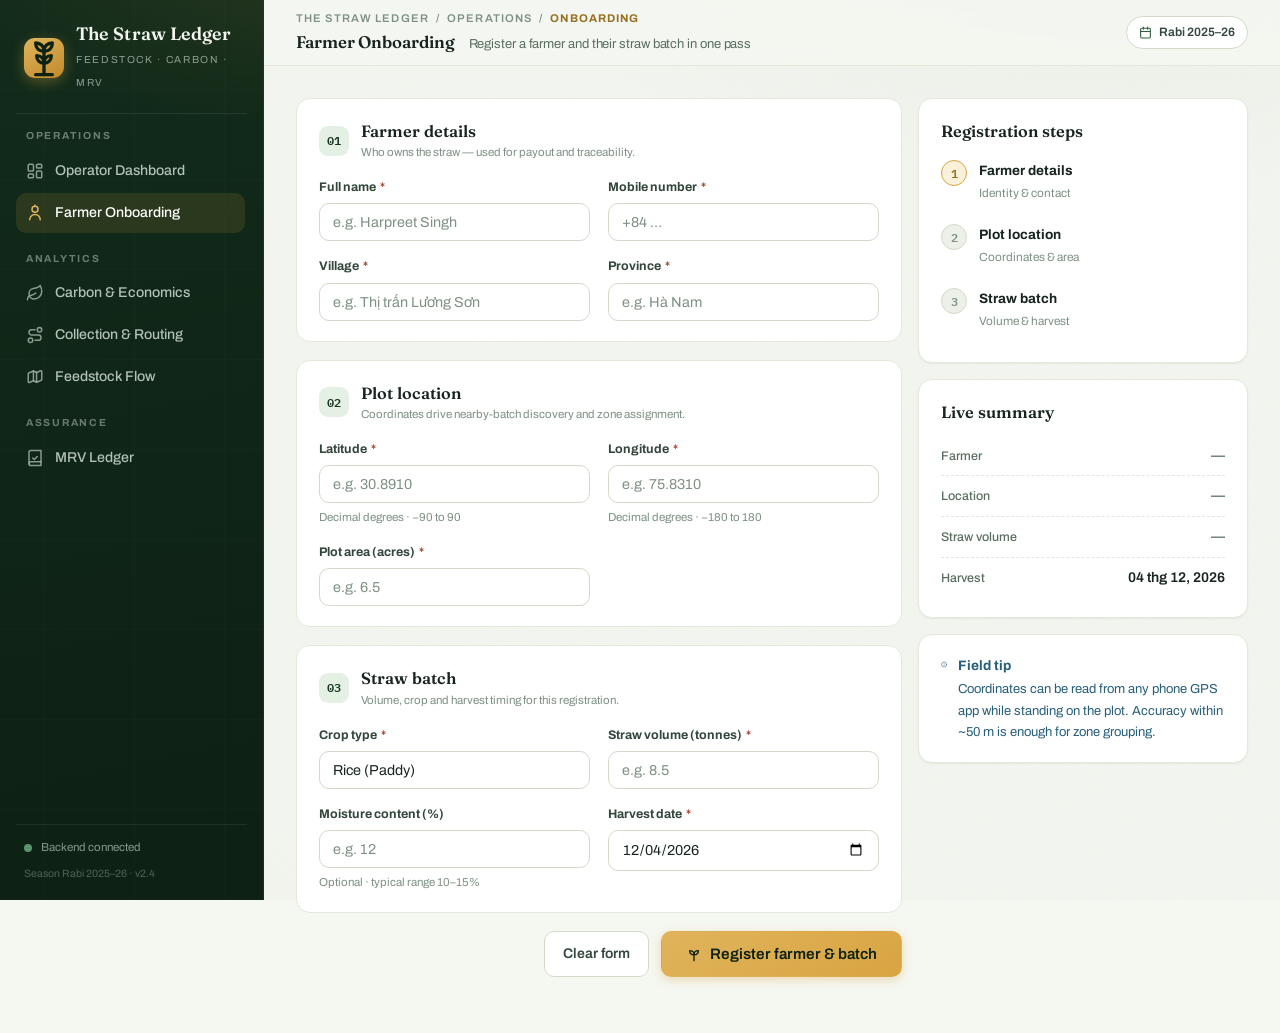
<file: frontend/public/pages/farmer-onboarding.html>
<!doctype html>
<html lang="en">
<head>
  <meta charset="UTF-8" />
  <meta name="viewport" content="width=device-width, initial-scale=1.0" />
  <title>Farmer Onboarding · The Straw Ledger</title>
  <link rel="icon" href="data:image/svg+xml,%3Csvg xmlns='http://www.w3.org/2000/svg' viewBox='0 0 24 24'%3E%3Crect width='24' height='24' rx='6' fill='%23122b1b'/%3E%3Cpath d='M12 20V8M12 8c0-3 2-5 5-5 0 3-2 5-5 5Zm0 0C12 5 10 3 7 3c0 3 2 5 5 5Z' stroke='%23d9a441' stroke-width='2' fill='none' stroke-linecap='round'/%3E%3C/svg%3E" />
  <link rel="stylesheet" href="../css/variables.css" />
  <link rel="stylesheet" href="../css/global.css" />
  <link rel="stylesheet" href="../css/layout.css" />
  <link rel="stylesheet" href="../css/components.css" />
  <link rel="stylesheet" href="../css/pages.css" />
  <link rel="stylesheet" href="../css/responsive.css" />
</head>
<body data-page="onboarding" data-group="Operations" data-title="Farmer Onboarding" data-short="Onboarding"
      data-subtitle="Register a farmer and their straw batch in one pass">

  <div class="app-shell">
    <aside class="sidebar" id="sidebar"></aside>
    <div class="app-main">
      <header class="topbar" id="topbar"></header>

      <main class="content">
        <div class="grid onboard-grid">
          <!-- Form column -->
          <div id="formColumn">
            <form id="onboardForm" novalidate>
              <!-- 1 · Farmer details -->
              <section class="form-section reveal is-in">
                <div class="form-section__head">
                  <span class="form-section__num">01</span>
                  <div>
                    <div class="form-section__title">Farmer details</div>
                    <div class="form-section__sub">Who owns the straw — used for payout and traceability.</div>
                  </div>
                </div>
                <div class="form-grid">
                  <div class="form-group">
                    <label class="form-label" for="farmer_name">Full name <span class="req">*</span></label>
                    <input class="form-control" id="farmer_name" name="name" type="text" placeholder="e.g. Harpreet Singh" autocomplete="off" />
                    <span class="form-error" data-error="farmer_name"></span>
                  </div>
                  <div class="form-group">
                    <label class="form-label" for="farmer_phone">Mobile number <span class="req">*</span></label>
                    <input class="form-control" id="farmer_phone" name="phone" type="tel" placeholder="+84 …" autocomplete="off" />
                    <span class="form-error" data-error="farmer_phone"></span>
                  </div>
                  <div class="form-group">
                    <label class="form-label" for="village">Village <span class="req">*</span></label>
                    <input class="form-control" id="village" name="village" type="text" placeholder="e.g. Thị trấn Lương Sơn" autocomplete="off" />
                    <span class="form-error" data-error="village"></span>
                  </div>
                  <div class="form-group">
                    <label class="form-label" for="province">Province <span class="req">*</span></label>
                    <input class="form-control" id="province" name="province" type="text" placeholder="e.g. Hà Nam" autocomplete="off" />
                    <span class="form-error" data-error="province"></span>
                  </div>
                </div>
              </section>

              <!-- 2 · Plot location -->
              <section class="form-section reveal is-in">
                <div class="form-section__head">
                  <span class="form-section__num">02</span>
                  <div>
                    <div class="form-section__title">Plot location</div>
                    <div class="form-section__sub">Coordinates drive nearby-batch discovery and zone assignment.</div>
                  </div>
                </div>
                <div class="form-grid">
                  <div class="form-group">
                    <label class="form-label" for="latitude">Latitude <span class="req">*</span></label>
                    <input class="form-control" id="latitude" name="latitude" type="number" step="any" placeholder="e.g. 30.8910" inputmode="decimal" />
                    <span class="form-hint">Decimal degrees · −90 to 90</span>
                    <span class="form-error" data-error="latitude"></span>
                  </div>
                  <div class="form-group">
                    <label class="form-label" for="longitude">Longitude <span class="req">*</span></label>
                    <input class="form-control" id="longitude" name="longitude" type="number" step="any" placeholder="e.g. 75.8310" inputmode="decimal" />
                    <span class="form-hint">Decimal degrees · −180 to 180</span>
                    <span class="form-error" data-error="longitude"></span>
                  </div>
                  <div class="form-group">
                    <label class="form-label" for="plot_area_acres">Plot area (acres) <span class="req">*</span></label>
                    <input class="form-control" id="plot_area_acres" name="plot_area_acres" type="number" step="0.1" min="0.1" placeholder="e.g. 6.5" inputmode="decimal" />
                    <span class="form-error" data-error="plot_area_acres"></span>
                  </div>
                </div>
              </section>

              <!-- 3 · Straw batch -->
              <section class="form-section reveal is-in">
                <div class="form-section__head">
                  <span class="form-section__num">03</span>
                  <div>
                    <div class="form-section__title">Straw batch</div>
                    <div class="form-section__sub">Volume, crop and harvest timing for this registration.</div>
                  </div>
                </div>
                <div class="form-grid">
                  <div class="form-group">
                    <label class="form-label" for="crop_type">Crop type <span class="req">*</span></label>
                    <input class="form-control" id="crop_type" name="crop_type" type="text" value="Rice (Paddy)" readonly />
                    <span class="form-error" data-error="crop_type"></span>
                  </div>
                  <div class="form-group">
                    <label class="form-label" for="straw_volume_t">Straw volume (tonnes) <span class="req">*</span></label>
                    <input class="form-control" id="straw_volume_t" name="straw_volume_t" type="number" step="0.1" min="0.1" placeholder="e.g. 8.5" inputmode="decimal" />
                    <span class="form-error" data-error="straw_volume_t"></span>
                  </div>
                  <div class="form-group">
                    <label class="form-label" for="moisture_pct">Moisture content (%)</label>
                    <input class="form-control" id="moisture_pct" name="moisture_pct" type="number" step="0.1" min="0" max="60" placeholder="e.g. 12" inputmode="decimal" />
                    <span class="form-hint">Optional · typical range 10–15%</span>
                    <span class="form-error" data-error="moisture_pct"></span>
                  </div>
                  <div class="form-group">
                    <label class="form-label" for="harvest_date">Harvest date <span class="req">*</span></label>
                    <input class="form-control" id="harvest_date" name="harvest_date" type="date" />
                    <span class="form-error" data-error="harvest_date"></span>
                  </div>
                </div>
              </section>

              <div id="formAlert"></div>
              <div style="display:flex;gap:12px;justify-content:flex-end;margin-top:6px">
                <button type="button" class="btn btn--ghost" id="resetBtn">Clear form</button>
                <button type="submit" class="btn btn--gold btn--lg" id="submitBtn">
                  <span id="submitIcon"></span> Register farmer &amp; batch
                </button>
              </div>
            </form>
          </div>

          <!-- Rail -->
          <aside class="onboard-rail">
            <section class="card card--pad">
              <div class="card__title" style="margin-bottom:6px">Registration steps</div>
              <div id="stepRail">
                <div class="step-rail__item is-active" data-step="1"><span class="step-rail__dot">1</span><div><b>Farmer details</b><span>Identity &amp; contact</span></div></div>
                <div class="step-rail__item" data-step="2"><span class="step-rail__dot">2</span><div><b>Plot location</b><span>Coordinates &amp; area</span></div></div>
                <div class="step-rail__item" data-step="3"><span class="step-rail__dot">3</span><div><b>Straw batch</b><span>Volume &amp; harvest</span></div></div>
              </div>
            </section>

            <section class="card card--pad">
              <div class="card__title" style="margin-bottom:10px">Live summary</div>
              <div class="dlist" id="liveSummary">
                <div class="dlist__row"><span class="dlist__k">Farmer</span><span class="dlist__v muted">—</span></div>
                <div class="dlist__row"><span class="dlist__k">Location</span><span class="dlist__v muted">—</span></div>
                <div class="dlist__row"><span class="dlist__k">Straw volume</span><span class="dlist__v muted">—</span></div>
                <div class="dlist__row"><span class="dlist__k">Harvest</span><span class="dlist__v muted">—</span></div>
              </div>
            </section>

            <section class="card card--pad">
              <div class="alert alert--info" style="border:none;padding:0;background:none">
                <span id="helpIcon"></span>
                <div>
                  <b style="display:block;margin-bottom:2px">Field tip</b>
                  <span class="small">Coordinates can be read from any phone GPS app while standing on the plot. Accuracy within ~50 m is enough for zone grouping.</span>
                </div>
              </div>
            </section>
          </aside>
        </div>

        <!-- Success panel (hidden until created) -->
        <div id="successWrap" class="hidden">
          <section class="card">
            <div class="success-panel">
              <div class="success-panel__icon" id="successIcon"></div>
              <h2>Batch registered on the ledger</h2>
              <p class="muted" style="margin-top:8px">The farmer and straw batch were created successfully. Keep this batch ID for collection scheduling.</p>
              <div><span class="batch-id-chip" id="newBatchId">—</span></div>
              <p class="small muted" id="successMeta"></p>
              <div style="display:flex;gap:12px;justify-content:center;margin-top:20px;flex-wrap:wrap">
                <button class="btn btn--primary" id="againBtn">Register another</button>
                <a class="btn btn--ghost" href="collection-routing.html">Find nearby batches</a>
                <a class="btn btn--ghost" href="operator-dashboard.html">Back to dashboard</a>
              </div>
            </div>
          </section>
        </div>
      </main>
    </div>
  </div>

  <button class="nav-toggle" id="navToggle" aria-label="Toggle navigation"><span id="navToggleIcon"></span></button>
  <div class="sidebar-backdrop" id="sidebarBackdrop"></div>
  <div class="toast-root" id="toastRoot"></div>

  <script src="../js/config.js"></script>
  <script src="../js/api.js"></script>
  <script src="../js/ui.js"></script>
  <script src="../js/common.js"></script>
  <script src="../js/farmer-onboarding.js"></script>
</body>
</html>
</file>
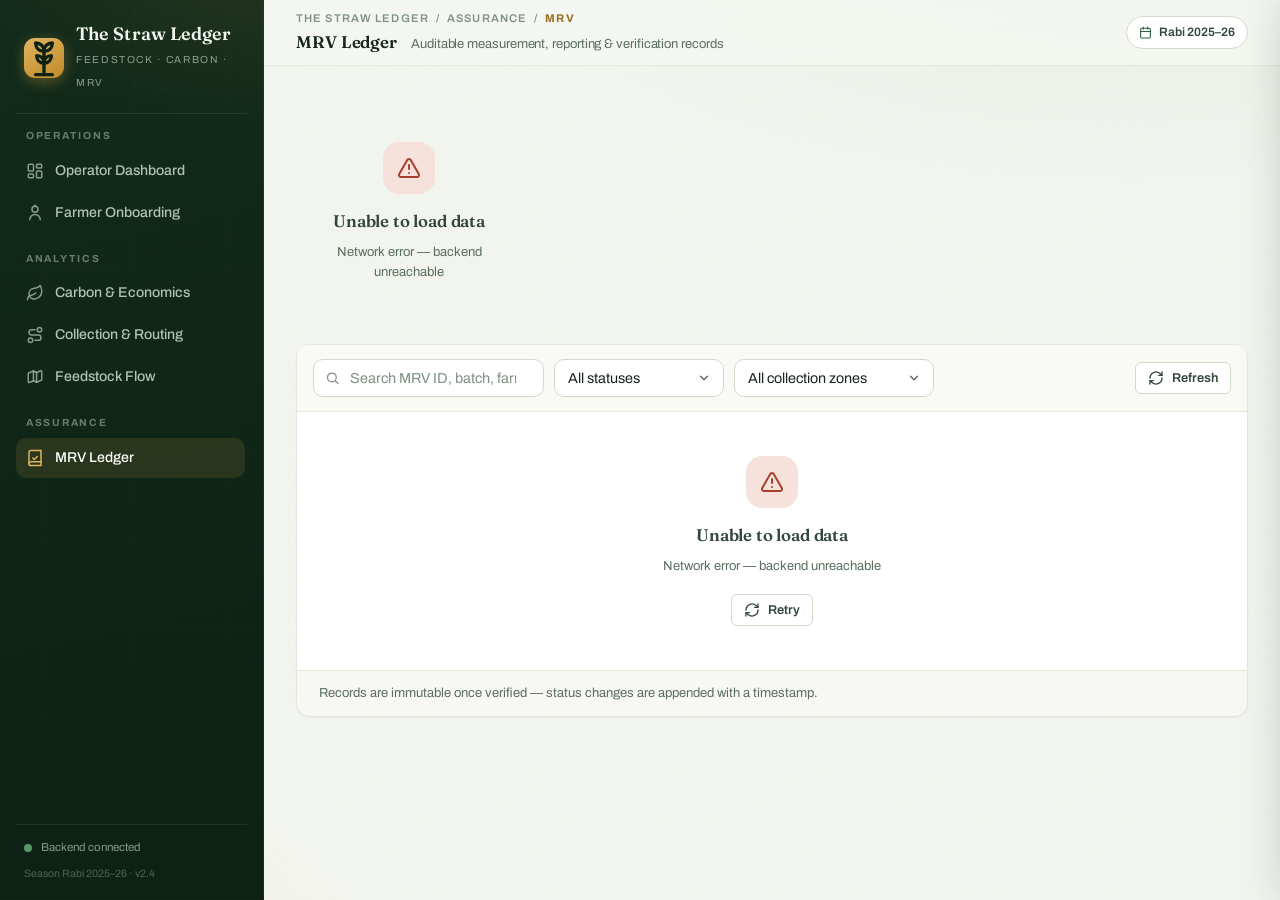
<file: frontend/public/pages/mrv-ledger.html>
<!doctype html>
<html lang="en">
<head>
  <meta charset="UTF-8" />
  <meta name="viewport" content="width=device-width, initial-scale=1.0" />
  <title>MRV Ledger · The Straw Ledger</title>
  <link rel="icon" href="data:image/svg+xml,%3Csvg xmlns='http://www.w3.org/2000/svg' viewBox='0 0 24 24'%3E%3Crect width='24' height='24' rx='6' fill='%23122b1b'/%3E%3Cpath d='M12 20V8M12 8c0-3 2-5 5-5 0 3-2 5-5 5Zm0 0C12 5 10 3 7 3c0 3 2 5 5 5Z' stroke='%23d9a441' stroke-width='2' fill='none' stroke-linecap='round'/%3E%3C/svg%3E" />
  <link rel="stylesheet" href="../css/variables.css" />
  <link rel="stylesheet" href="../css/global.css" />
  <link rel="stylesheet" href="../css/layout.css" />
  <link rel="stylesheet" href="../css/components.css" />
  <link rel="stylesheet" href="../css/pages.css" />
  <link rel="stylesheet" href="../css/responsive.css" />
</head>
<body data-page="mrv" data-group="Assurance" data-title="MRV Ledger" data-short="MRV"
      data-subtitle="Auditable measurement, reporting &amp; verification records">

  <div class="app-shell">
    <aside class="sidebar" id="sidebar"></aside>
    <div class="app-main">
      <header class="topbar" id="topbar"></header>

      <main class="content">
        <!-- Status KPIs -->
        <div class="grid grid--kpi mrv-stats" id="mrvStats">
          <div class="skeleton skeleton--kpi"></div><div class="skeleton skeleton--kpi"></div>
          <div class="skeleton skeleton--kpi"></div><div class="skeleton skeleton--kpi"></div>
        </div>

        <!-- Ledger table -->
        <section class="card" style="margin-top:18px">
          <div class="toolbar">
            <div class="search-field">
              <span id="searchIcon"></span>
              <input class="form-control" id="mrvSearch" type="search" placeholder="Search MRV ID, batch, farmer, village…" autocomplete="off" />
            </div>
            <div class="form-group" style="width:170px;gap:0">
              <select class="form-control" id="statusFilter">
                <option value="all">All statuses</option>
                <option value="pending">Pending</option>
                <option value="verified">Verified</option>
                <option value="rejected">Rejected</option>
              </select>
            </div>
            <div class="form-group" style="width:200px;gap:0">
              <select class="form-control" id="zoneFilter"><option value="all">All collection zones</option></select>
            </div>
            <div class="spacer"></div>
            <span class="small muted" id="resultCount"></span>
            <button class="btn btn--ghost btn--sm" id="mrvRefreshBtn"><span id="mrvRefreshIcon"></span> Refresh</button>
          </div>

          <div class="table-wrap" id="mrvTableWrap">
            <div class="skeleton skeleton--block" style="margin:18px"></div>
          </div>
          <div class="card__foot small muted" id="ledgerFoot">
            Records are immutable once verified — status changes are appended with a timestamp.
          </div>
        </section>
      </main>
    </div>
  </div>

  <!-- Detail drawer -->
  <div class="modal-backdrop" id="drawerBackdrop"></div>
  <aside class="panel-drawer" id="mrvDrawer" aria-label="MRV record detail">
    <div class="panel-drawer__head">
      <div>
        <div class="tiny muted" style="letter-spacing:0.1em;text-transform:uppercase;font-weight:700">MRV record</div>
        <div class="mono" style="font-size:1.06rem;font-weight:600" id="drawerId">—</div>
      </div>
      <div style="display:flex;gap:8px;align-items:center">
        <span id="drawerStatus"></span>
        <button class="icon-btn" id="drawerClose" aria-label="Close detail panel"><span id="drawerCloseIcon"></span></button>
      </div>
    </div>
    <div class="panel-drawer__body" id="drawerBody"></div>
    <div class="panel-drawer__foot" id="drawerFoot" style="display:flex;gap:10px;flex-wrap:wrap">
      <button class="btn btn--primary" id="verifyBtn" style="flex:1"><span id="verifyIcon"></span> Mark verified</button>
      <button class="btn btn--danger" id="rejectBtn" style="flex:1"><span id="rejectIcon"></span> Reject record</button>
    </div>
  </aside>

  <!-- Verification note modal -->
  <div class="modal-backdrop" id="noteModal">
    <div class="modal" role="dialog" aria-modal="true" aria-labelledby="noteModalTitle">
      <div class="modal__head">
        <div class="card__title" id="noteModalTitle">Verification note</div>
        <button class="icon-btn" id="noteModalClose" aria-label="Close"><span id="noteCloseIcon"></span></button>
      </div>
      <div class="modal__body">
        <p class="small muted" style="margin-bottom:10px" id="noteModalText">Add a short note for the audit trail.</p>
        <div class="form-group">
          <label class="form-label" for="verifierNote">Note</label>
          <textarea class="form-control" id="verifierNote" rows="3" placeholder="e.g. Weighbridge slips reconciled with batch registration…"></textarea>
        </div>
      </div>
      <div class="modal__foot">
        <button class="btn btn--ghost" id="noteCancel">Cancel</button>
        <button class="btn btn--primary" id="noteConfirm">Confirm</button>
      </div>
    </div>
  </div>

  <button class="nav-toggle" id="navToggle" aria-label="Toggle navigation"><span id="navToggleIcon"></span></button>
  <div class="sidebar-backdrop" id="sidebarBackdrop"></div>
  <div class="toast-root" id="toastRoot"></div>

  <script src="../js/config.js"></script>
  <script src="../js/api.js"></script>
  <script src="../js/ui.js"></script>
  <script src="../js/common.js"></script>
  <script src="../js/mrv-ledger.js"></script>
</body>
</html>
</file>
<file: frontend/public/css/variables.css>
/* ============================================================
   THE STRAW LEDGER — Design Tokens
   ============================================================ */
:root {
  /* ---- Palette : pine / moss / straw / mist ---- */
  --pine-950: #0d2114;
  --pine-900: #122b1b;
  --pine-800: #173624;
  --pine-700: #1f4a2e;

  --moss-600: #2e5e3f;
  --leaf-500: #3f7d53;
  --leaf-400: #57976b;
  --leaf-200: #bfdcc5;
  --leaf-100: #e4f0e4;

  --mist-050: #f5f7f1;
  --mist-100: #edf0e7;
  --mist-200: #e2e7da;
  --paper:    #ffffff;

  --ink-900: #182420;
  --ink-700: #33463c;
  --ink-500: #5a6e60;
  --ink-400: #7e9184;

  --line-200: #e3e8db;
  --line-300: #d2dac9;

  --straw-100: #faf1da;
  --straw-300: #e9c87f;
  --straw-400: #e0b45c;
  --straw-500: #d9a441;
  --straw-600: #c08a2b;
  --straw-700: #97701f;

  --rust-700: #8f3521;
  --rust-600: #a6402c;
  --rust-100: #f6e2db;

  --sky-600: #2f6f8f;
  --sky-100: #e0eef4;

  /* ---- Type ---- */
  --font-display: 'Fraunces', Georgia, 'Times New Roman', serif;
  --font-body: 'Archivo', 'Helvetica Neue', Arial, sans-serif;
  --font-mono: 'IBM Plex Mono', 'SFMono-Regular', Consolas, monospace;

  --fs-hero: clamp(2.4rem, 4.6vw, 3.9rem);
  --fs-h1: clamp(1.7rem, 2.6vw, 2.3rem);
  --fs-h2: 1.32rem;
  --fs-h3: 1.06rem;
  --fs-body: 0.925rem;
  --fs-small: 0.8125rem;
  --fs-tiny: 0.72rem;

  /* ---- Geometry ---- */
  --r-sm: 6px;
  --r-md: 10px;
  --r-lg: 14px;
  --r-xl: 18px;
  --r-pill: 999px;

  --sidebar-w: 264px;
  --topbar-h: 66px;
  --content-max: 1400px;

  /* ---- Depth ---- */
  --sh-sm: 0 1px 2px rgba(18, 43, 27, 0.06);
  --sh-md: 0 4px 14px rgba(18, 43, 27, 0.08);
  --sh-lg: 0 14px 34px rgba(18, 43, 27, 0.13);
  --sh-inset: inset 0 1px 0 rgba(255, 255, 255, 0.06);

  /* ---- Motion ---- */
  --ease-out: cubic-bezier(0.22, 0.8, 0.32, 1);
  --t-fast: 140ms var(--ease-out);
  --t-med: 260ms var(--ease-out);

  /* ---- Semantic status ---- */
  --st-verified-bg: var(--leaf-100);   --st-verified-fg: #29523a; --st-verified-dot: #3f7d53;
  --st-pending-bg:  #fbf0d3;           --st-pending-fg:  #7d5f14; --st-pending-dot:  #c08a2b;
  --st-rejected-bg: var(--rust-100);   --st-rejected-fg: #8f3521; --st-rejected-dot: #a6402c;
  --st-info-bg:     var(--sky-100);    --st-info-fg:     #275e7a; --st-info-dot:     #2f6f8f;
}
</file>
<file: frontend/public/css/global.css>
/* ============================================================
   THE STRAW LEDGER — Global base
   ============================================================ */
@import url('https://fonts.googleapis.com/css2?family=Archivo:ital,wght@0,400;0,500;0,600;0,700;0,800;1,400&family=Fraunces:opsz,wght@9..144,400;9..144,500;9..144,600;9..144,700&family=IBM+Plex+Mono:wght@400;500;600&display=swap');

*, *::before, *::after { box-sizing: border-box; }

html { -webkit-text-size-adjust: 100%; scroll-behavior: smooth; }

body {
  margin: 0;
  font-family: var(--font-body);
  font-size: var(--fs-body);
  line-height: 1.55;
  color: var(--ink-900);
  background-color: var(--mist-050);
  background-image:
    radial-gradient(1100px 480px at 88% -12%, rgba(63, 125, 83, 0.07), transparent 62%),
    radial-gradient(820px 420px at -8% 108%, rgba(217, 164, 65, 0.06), transparent 60%),
    url("data:image/svg+xml,%3Csvg xmlns='http://www.w3.org/2000/svg' width='140' height='140'%3E%3Cfilter id='n'%3E%3CfeTurbulence type='fractalNoise' baseFrequency='0.85' numOctaves='2'/%3E%3CfeColorMatrix values='0 0 0 0 0.07 0 0 0 0 0.17 0 0 0 0 0.10 0 0 0 0.035 0'/%3E%3C/filter%3E%3Crect width='140' height='140' filter='url(%23n)'/%3E%3C/svg%3E");
  background-attachment: fixed;
}

h1, h2, h3, h4 {
  font-family: var(--font-display);
  font-weight: 600;
  letter-spacing: -0.01em;
  margin: 0;
  color: var(--ink-900);
}

p { margin: 0; }
a { color: var(--moss-600); text-decoration: none; }
img, svg { display: block; max-width: 100%; }
button { font-family: inherit; }

::selection { background: rgba(217, 164, 65, 0.35); }

:focus-visible {
  outline: 2px solid var(--straw-500);
  outline-offset: 2px;
  border-radius: var(--r-sm);
}

/* ---- Scrollbars ---- */
* { scrollbar-width: thin; scrollbar-color: var(--line-300) transparent; }
*::-webkit-scrollbar { width: 9px; height: 9px; }
*::-webkit-scrollbar-thumb { background: var(--line-300); border-radius: 99px; border: 2px solid transparent; background-clip: content-box; }
*::-webkit-scrollbar-thumb:hover { background-color: var(--ink-400); }

/* ---- Typographic helpers ---- */
.mono { font-family: var(--font-mono); font-size: 0.92em; letter-spacing: -0.01em; }
.muted { color: var(--ink-500); }
.tiny { font-size: var(--fs-tiny); }
.small { font-size: var(--fs-small); }
.kicker {
  display: inline-flex; align-items: center; gap: 8px;
  font-size: 0.72rem; font-weight: 700; letter-spacing: 0.14em;
  text-transform: uppercase; color: var(--straw-700);
}
.kicker::before {
  content: ''; width: 22px; height: 2px; background: var(--straw-500); border-radius: 2px;
}
.page-head h1 { font-size: var(--fs-h1); }

/* ---- Motion utilities ---- */
.reveal { opacity: 0; transform: translateY(16px); transition: opacity 0.6s var(--ease-out), transform 0.6s var(--ease-out); }
.reveal.is-in { opacity: 1; transform: none; }

@keyframes fade-up { from { opacity: 0; transform: translateY(14px); } to { opacity: 1; transform: none; } }
@keyframes spin { to { transform: rotate(360deg); } }
@keyframes pulse-dot {
  0%, 100% { box-shadow: 0 0 0 0 rgba(63, 125, 83, 0.45); }
  60% { box-shadow: 0 0 0 7px rgba(63, 125, 83, 0); }
}
@keyframes shimmer {
  0% { background-position: -420px 0; }
  100% { background-position: 420px 0; }
}
@keyframes dash-flow { to { stroke-dashoffset: -26; } }
@keyframes draw-line { from { transform: scaleX(0); } to { transform: scaleX(1); } }
@keyframes toast-in { from { opacity: 0; transform: translateY(12px) scale(0.97); } to { opacity: 1; transform: none; } }

/* ---- Skeleton loading ---- */
.skeleton {
  position: relative; overflow: hidden; border-radius: var(--r-sm);
  background: var(--mist-100); color: transparent !important;
  min-height: 1em;
}
.skeleton::after {
  content: ''; position: absolute; inset: 0;
  background: linear-gradient(90deg, transparent, rgba(255, 255, 255, 0.75), transparent);
  background-size: 420px 100%; background-repeat: no-repeat;
  animation: shimmer 1.3s infinite linear;
}
.skeleton--block { min-height: 96px; border-radius: var(--r-md); }
.skeleton--kpi { min-height: 118px; border-radius: var(--r-lg); }
.skeleton--map { min-height: 320px; border-radius: var(--r-lg); }

/* ---- Utility ---- */
.sr-only {
  position: absolute; width: 1px; height: 1px; padding: 0; margin: -1px;
  overflow: hidden; clip: rect(0 0 0 0); white-space: nowrap; border: 0;
}
.hidden { display: none !important; }
</file>
<file: frontend/public/css/layout.css>
/* ============================================================
   THE STRAW LEDGER — Application shell (sidebar / topbar / main)
   ============================================================ */
.app-shell {
  display: grid;
  grid-template-columns: var(--sidebar-w) 1fr;
  min-height: 100vh;
}

/* ---------------- Sidebar ---------------- */
.sidebar {
  position: sticky; top: 0; height: 100vh;
  display: flex; flex-direction: column;
  background:
    radial-gradient(560px 300px at 110% -6%, rgba(217, 164, 65, 0.10), transparent 60%),
    linear-gradient(168deg, var(--pine-900) 0%, var(--pine-950) 92%);
  color: #d7e4d8;
  padding: 22px 16px 16px;
  z-index: 60;
  border-right: 1px solid rgba(255, 255, 255, 0.05);
}
.sidebar::before {
  content: ''; position: absolute; inset: 0; pointer-events: none; opacity: 0.5;
  background-image: url("data:image/svg+xml,%3Csvg xmlns='http://www.w3.org/2000/svg' width='90' height='90'%3E%3Cpath d='M0 89.5h90M44.5 0v90' stroke='%23ffffff' stroke-opacity='0.028'/%3E%3C/svg%3E");
}
.sidebar > * { position: relative; }

.sidebar__brand {
  display: flex; align-items: center; gap: 12px;
  padding: 2px 8px 20px; margin-bottom: 14px;
  border-bottom: 1px solid rgba(255, 255, 255, 0.08);
  color: #f2f6ee;
}
.sidebar__brand-mark {
  width: 40px; height: 40px; flex: none; border-radius: 11px;
  background: linear-gradient(150deg, var(--straw-400), var(--straw-600));
  display: grid; place-items: center; color: var(--pine-950);
  box-shadow: 0 4px 14px rgba(217, 164, 65, 0.35), var(--sh-inset);
}
.sidebar__brand-name {
  font-family: var(--font-display); font-weight: 600; font-size: 1.12rem;
  line-height: 1.1; letter-spacing: 0.005em;
}
.sidebar__brand-sub {
  font-size: 0.64rem; letter-spacing: 0.16em; text-transform: uppercase;
  color: rgba(215, 228, 216, 0.62); margin-top: 3px;
}

.sidebar__nav { flex: 1; overflow-y: auto; padding-right: 2px; }
.nav-group { margin-bottom: 18px; }
.nav-group__label {
  font-size: 0.64rem; font-weight: 700; letter-spacing: 0.17em; text-transform: uppercase;
  color: rgba(215, 228, 216, 0.45); padding: 0 10px; margin-bottom: 7px;
}
.nav-link {
  display: flex; align-items: center; gap: 11px;
  padding: 9px 10px; margin: 2px 0; border-radius: var(--r-md);
  color: rgba(215, 228, 216, 0.82); font-weight: 500; font-size: 0.885rem;
  position: relative; transition: background var(--t-fast), color var(--t-fast), transform var(--t-fast);
}
.nav-link svg { width: 18px; height: 18px; flex: none; opacity: 0.75; }
.nav-link:hover { background: rgba(255, 255, 255, 0.06); color: #fff; transform: translateX(2px); }
.nav-link.is-active {
  background: rgba(217, 164, 65, 0.13); color: #fff;
}
.nav-link.is-active svg { opacity: 1; color: var(--straw-400); }
.nav-link.is-active::before {
  content: ''; position: absolute; left: -16px; top: 8px; bottom: 8px; width: 3px;
  border-radius: 0 3px 3px 0; background: var(--straw-500);
}
.nav-link .nav-badge {
  margin-left: auto; font-family: var(--font-mono); font-size: 0.66rem;
  background: rgba(217, 164, 65, 0.18); color: var(--straw-300);
  padding: 2px 7px; border-radius: var(--r-pill);
}

.sidebar__footer {
  border-top: 1px solid rgba(255, 255, 255, 0.08);
  padding: 14px 8px 2px; font-size: 0.72rem; color: rgba(215, 228, 216, 0.6);
}
.system-status { display: flex; align-items: center; gap: 9px; }
.status-dot {
  width: 8px; height: 8px; border-radius: 50%; flex: none;
  background: var(--leaf-400); animation: pulse-dot 2.4s infinite;
}
.status-dot--warn { background: var(--straw-500); animation-name: pulse-dot; }
.status-dot--off { background: #6b7f72; animation: none; }

/* Mobile sidebar toggle */
.nav-toggle {
  display: none; position: fixed; bottom: 18px; right: 18px; z-index: 80;
  width: 52px; height: 52px; border-radius: 50%; border: none; cursor: pointer;
  background: var(--pine-800); color: #fff; place-items: center;
  box-shadow: var(--sh-lg);
}
.sidebar-backdrop {
  display: none; position: fixed; inset: 0; z-index: 55;
  background: rgba(13, 33, 20, 0.5); backdrop-filter: blur(2px);
  opacity: 0; transition: opacity var(--t-med);
}
body.nav-open .sidebar-backdrop { opacity: 1; }

/* ---------------- Topbar ---------------- */
.app-main { display: flex; flex-direction: column; min-width: 0; }

.topbar {
  position: sticky; top: 0; z-index: 40; height: var(--topbar-h);
  display: flex; align-items: center; justify-content: space-between; gap: 16px;
  padding: 0 clamp(16px, 2.6vw, 32px);
  background: rgba(245, 247, 241, 0.86);
  backdrop-filter: blur(10px);
  border-bottom: 1px solid var(--line-200);
}
.topbar__crumb {
  font-size: 0.7rem; letter-spacing: 0.1em; text-transform: uppercase;
  color: var(--ink-400); font-weight: 600; display: flex; align-items: center; gap: 7px;
}
.topbar__crumb b { color: var(--straw-700); font-weight: 700; }
.topbar__title { font-size: 1.05rem; font-weight: 600; margin-top: 1px; letter-spacing: -0.005em; }
.topbar__right { display: flex; align-items: center; gap: 10px; }

/* ---------------- Content ---------------- */
.content {
  width: 100%; max-width: var(--content-max);
  margin: 0 auto;
  padding: clamp(18px, 2.6vw, 32px) clamp(16px, 2.6vw, 32px) 56px;
  animation: fade-up 0.45s var(--ease-out) both;
}

.section-head {
  display: flex; align-items: flex-end; justify-content: space-between; gap: 14px;
  margin: 30px 0 14px;
}
.section-head:first-child { margin-top: 4px; }
.section-head h2 { font-size: var(--fs-h2); }
.section-head .section-sub { color: var(--ink-500); font-size: var(--fs-small); margin-top: 3px; }

/* Grid helpers used across pages */
.grid { display: grid; gap: 16px; }
.grid--kpi { grid-template-columns: repeat(auto-fit, minmax(190px, 1fr)); }
.grid--2 { grid-template-columns: 1fr 1fr; }
.grid--3-1 { grid-template-columns: 2fr 1fr; }
.grid--1-3 { grid-template-columns: 1fr 2fr; }
.grid--flow { grid-template-columns: minmax(300px, 380px) 1fr; }
</file>
<file: frontend/public/css/components.css>
/* ============================================================
   THE STRAW LEDGER — Component system
   ============================================================ */

/* ---------------- Buttons ---------------- */
.btn {
  display: inline-flex; align-items: center; justify-content: center; gap: 8px;
  font-weight: 600; font-size: 0.875rem; line-height: 1;
  padding: 11px 18px; border-radius: var(--r-md);
  border: 1px solid transparent; cursor: pointer; white-space: nowrap;
  transition: transform var(--t-fast), box-shadow var(--t-fast), background var(--t-fast), border-color var(--t-fast);
}
.btn svg { width: 16px; height: 16px; }
.btn:active { transform: translateY(1px) scale(0.99); }
.btn:disabled { opacity: 0.55; cursor: not-allowed; transform: none !important; }

.btn--primary { background: var(--pine-800); color: #f0f5ee; box-shadow: var(--sh-sm); }
.btn--primary:hover:not(:disabled) { background: var(--pine-700); transform: translateY(-1px); box-shadow: var(--sh-md); }

.btn--gold { background: linear-gradient(150deg, var(--straw-400), var(--straw-500)); color: var(--pine-950); box-shadow: 0 3px 10px rgba(217,164,65,0.35); }
.btn--gold:hover:not(:disabled) { background: linear-gradient(150deg, var(--straw-300), var(--straw-400)); transform: translateY(-1px); }

.btn--ghost { background: var(--paper); color: var(--ink-700); border-color: var(--line-300); }
.btn--ghost:hover:not(:disabled) { border-color: var(--moss-600); color: var(--pine-800); background: var(--leaf-100); }

.btn--soft { background: var(--leaf-100); color: var(--pine-800); }
.btn--soft:hover:not(:disabled) { background: var(--leaf-200); }

.btn--danger { background: var(--rust-100); color: var(--rust-700); border-color: transparent; }
.btn--danger:hover:not(:disabled) { background: #f0d2c8; }

.btn--sm { padding: 7px 12px; font-size: 0.8rem; border-radius: var(--r-sm); }
.btn--lg { padding: 14px 24px; font-size: 0.95rem; border-radius: var(--r-md); }
.btn--block { width: 100%; }

.btn .spinner, .spinner {
  width: 15px; height: 15px; flex: none; border-radius: 50%;
  border: 2px solid currentColor; border-top-color: transparent;
  animation: spin 0.7s linear infinite;
}

/* ---------------- Cards ---------------- */
.card {
  background: var(--paper);
  border: 1px solid var(--line-200);
  border-radius: var(--r-lg);
  box-shadow: var(--sh-sm);
  transition: box-shadow var(--t-med), transform var(--t-med), border-color var(--t-med);
}
.card--pad { padding: 20px 22px; }
.card--hover:hover { transform: translateY(-3px); box-shadow: var(--sh-lg); border-color: var(--line-300); }
.card__head {
  display: flex; align-items: center; justify-content: space-between; gap: 12px;
  padding: 16px 22px; border-bottom: 1px solid var(--line-200);
}
.card__title { font-family: var(--font-display); font-size: 1.02rem; font-weight: 600; }
.card__sub { font-size: var(--fs-small); color: var(--ink-500); margin-top: 2px; }
.card__body { padding: 18px 22px 20px; }
.card__foot { padding: 12px 22px; border-top: 1px solid var(--line-200); background: rgba(237, 240, 231, 0.45); border-radius: 0 0 var(--r-lg) var(--r-lg); }

/* ---------------- KPI cards ---------------- */
.kpi {
  position: relative; overflow: hidden;
  background: var(--paper); border: 1px solid var(--line-200);
  border-radius: var(--r-lg); padding: 16px 18px 15px;
  box-shadow: var(--sh-sm);
  transition: transform var(--t-med), box-shadow var(--t-med);
}
.kpi:hover { transform: translateY(-2px); box-shadow: var(--sh-md); }
.kpi::after {
  content: ''; position: absolute; top: 0; left: 0; right: 0; height: 3px;
  background: var(--kpi-accent, var(--leaf-400)); opacity: 0.9;
}
.kpi__label {
  display: flex; align-items: center; gap: 7px;
  font-size: 0.72rem; font-weight: 700; letter-spacing: 0.09em; text-transform: uppercase;
  color: var(--ink-500);
}
.kpi__label svg { width: 14px; height: 14px; color: var(--kpi-accent, var(--leaf-500)); }
.kpi__value {
  font-family: var(--font-display); font-weight: 600;
  font-size: clamp(1.5rem, 2vw, 1.9rem); line-height: 1.15; margin-top: 7px;
  letter-spacing: -0.015em; font-variant-numeric: tabular-nums;
}
.kpi__value small { font-size: 0.52em; font-weight: 500; color: var(--ink-500); margin-left: 4px; font-family: var(--font-body); }
.kpi__foot { margin-top: 6px; font-size: var(--fs-tiny); color: var(--ink-400); display: flex; align-items: center; gap: 6px; }
.kpi--pine { --kpi-accent: var(--moss-600); }
.kpi--gold { --kpi-accent: var(--straw-500); }
.kpi--sky { --kpi-accent: var(--sky-600); }
.kpi--rust { --kpi-accent: var(--rust-600); }
.kpi--dark {
  background: linear-gradient(160deg, var(--pine-800), var(--pine-950));
  border-color: var(--pine-700); color: #e8f0e6;
}
.kpi--dark .kpi__label { color: rgba(232, 240, 230, 0.72); }
.kpi--dark .kpi__value { color: #fff; }
.kpi--dark .kpi__foot { color: rgba(232, 240, 230, 0.55); }

/* ---------------- Badges & chips ---------------- */
.badge {
  display: inline-flex; align-items: center; gap: 6px;
  font-size: 0.72rem; font-weight: 700; letter-spacing: 0.03em;
  padding: 4px 10px; border-radius: var(--r-pill);
  background: var(--mist-100); color: var(--ink-700);
  text-transform: capitalize;
}
.badge::before { content: ''; width: 6px; height: 6px; border-radius: 50%; background: var(--ink-400); }
.badge--verified { background: var(--st-verified-bg); color: var(--st-verified-fg); }
.badge--verified::before { background: var(--st-verified-dot); }
.badge--pending { background: var(--st-pending-bg); color: var(--st-pending-fg); }
.badge--pending::before { background: var(--st-pending-dot); animation: pulse-dot 2.2s infinite; }
.badge--rejected { background: var(--st-rejected-bg); color: var(--st-rejected-fg); }
.badge--rejected::before { background: var(--st-rejected-dot); }
.badge--info { background: var(--st-info-bg); color: var(--st-info-fg); }
.badge--info::before { background: var(--st-info-dot); }
.badge--gold { background: var(--straw-100); color: var(--straw-700); }
.badge--gold::before { background: var(--straw-600); }
.badge--leaf { background: var(--leaf-100); color: var(--pine-700); }
.badge--leaf::before { background: var(--leaf-500); }

.chip {
  display: inline-flex; align-items: center; gap: 7px;
  font-size: 0.76rem; font-weight: 600; color: var(--ink-700);
  background: var(--paper); border: 1px solid var(--line-300);
  border-radius: var(--r-pill); padding: 6px 12px;
}
.chip svg { width: 13px; height: 13px; color: var(--moss-600); }
.chip--demo { background: var(--straw-100); border-color: var(--straw-300); color: var(--straw-700); }

/* ---------------- Tables ---------------- */
.table-wrap { overflow: auto; border-radius: 0 0 var(--r-lg) var(--r-lg); }
.table { width: 100%; border-collapse: collapse; font-size: 0.855rem; min-width: 760px; }
.table th {
  text-align: left; font-size: 0.68rem; font-weight: 700; letter-spacing: 0.1em;
  text-transform: uppercase; color: var(--ink-400);
  padding: 11px 16px; background: var(--mist-050);
  border-bottom: 1px solid var(--line-200); white-space: nowrap;
}
.table td { padding: 12px 16px; border-bottom: 1px solid var(--line-200); vertical-align: middle; }
.table tbody tr { transition: background var(--t-fast); }
.table tbody tr:hover { background: rgba(228, 240, 228, 0.4); }
.table tbody tr:last-child td { border-bottom: none; }
.table .num { font-family: var(--font-mono); font-size: 0.82rem; font-variant-numeric: tabular-nums; white-space: nowrap; }
.table .cell-main { font-weight: 600; color: var(--ink-900); }
.table .cell-sub { display: block; font-size: 0.74rem; color: var(--ink-400); margin-top: 1px; }
.table--clickable tbody tr { cursor: pointer; }

/* ---------------- Forms ---------------- */
.form-grid { display: grid; grid-template-columns: 1fr 1fr; gap: 16px 18px; }
.form-grid .span-2 { grid-column: span 2; }
.form-group { display: flex; flex-direction: column; gap: 6px; min-width: 0; }
.form-label {
  font-size: 0.78rem; font-weight: 700; color: var(--ink-700);
  display: flex; align-items: center; gap: 4px;
}
.form-label .req { color: var(--rust-600); }
.form-hint { font-size: 0.72rem; color: var(--ink-400); }
.form-error {
  font-size: 0.74rem; color: var(--rust-600); font-weight: 600;
  display: none; align-items: center; gap: 5px;
}
.form-error svg { width: 12px; height: 12px; flex: none; }
.form-control {
  width: 100%; font-family: inherit; font-size: 0.9rem; color: var(--ink-900);
  background: var(--paper); border: 1.5px solid var(--line-300);
  border-radius: var(--r-md); padding: 10px 13px;
  transition: border-color var(--t-fast), box-shadow var(--t-fast), background var(--t-fast);
}
.form-control::placeholder { color: var(--ink-400); }
.form-control:hover { border-color: var(--ink-400); }
.form-control:focus {
  outline: none; border-color: var(--moss-600);
  box-shadow: 0 0 0 3px rgba(63, 125, 83, 0.16);
}
select.form-control {
  appearance: none;
  background-image: url("data:image/svg+xml,%3Csvg xmlns='http://www.w3.org/2000/svg' width='14' height='14' viewBox='0 0 24 24' fill='none' stroke='%235a6e60' stroke-width='2.4' stroke-linecap='round' stroke-linejoin='round'%3E%3Cpath d='m6 9 6 6 6-6'/%3E%3C/svg%3E");
  background-repeat: no-repeat; background-position: right 12px center;
  padding-right: 36px; cursor: pointer;
}
.form-group.is-invalid .form-control { border-color: var(--rust-600); background: #fdf7f5; }
.form-group.is-invalid .form-error { display: flex; }
.form-section {
  border: 1px solid var(--line-200); border-radius: var(--r-lg);
  background: var(--paper); padding: 20px 22px; margin-bottom: 18px;
}
.form-section__head { display: flex; align-items: center; gap: 12px; margin-bottom: 16px; }
.form-section__num {
  width: 30px; height: 30px; flex: none; border-radius: 9px;
  background: var(--leaf-100); color: var(--pine-800);
  display: grid; place-items: center;
  font-family: var(--font-mono); font-size: 0.78rem; font-weight: 600;
}
.form-section__title { font-family: var(--font-display); font-weight: 600; font-size: 1.02rem; }
.form-section__sub { font-size: var(--fs-tiny); color: var(--ink-400); }

/* Search field */
.search-field { position: relative; min-width: 220px; }
.search-field svg {
  position: absolute; left: 12px; top: 50%; transform: translateY(-50%);
  width: 15px; height: 15px; color: var(--ink-400); pointer-events: none;
}
.search-field .form-control { padding-left: 36px; }

.toolbar {
  display: flex; flex-wrap: wrap; align-items: center; gap: 10px;
  padding: 14px 16px; border-bottom: 1px solid var(--line-200);
  background: rgba(245, 247, 241, 0.6);
}
.toolbar .spacer { flex: 1; }

/* ---------------- Alerts ---------------- */
.alert {
  display: flex; gap: 11px; align-items: flex-start;
  border-radius: var(--r-md); padding: 12px 15px;
  font-size: 0.855rem; border: 1px solid;
}
.alert svg { width: 17px; height: 17px; flex: none; margin-top: 1px; }
.alert--info { background: var(--st-info-bg); border-color: #bcd8e4; color: var(--st-info-fg); }
.alert--success { background: var(--st-verified-bg); border-color: var(--leaf-200); color: var(--st-verified-fg); }
.alert--warn { background: var(--st-pending-bg); border-color: #ecd9a4; color: var(--st-pending-fg); }
.alert--error { background: var(--st-rejected-bg); border-color: #e7c3b6; color: var(--st-rejected-fg); }

/* ---------------- Empty / error states ---------------- */
.state-block {
  display: flex; flex-direction: column; align-items: center; justify-content: center;
  text-align: center; padding: 44px 24px; gap: 8px; color: var(--ink-500);
}
.state-block__icon {
  width: 52px; height: 52px; border-radius: 16px; display: grid; place-items: center;
  background: var(--mist-100); color: var(--ink-400); margin-bottom: 6px;
}
.state-block__icon svg { width: 24px; height: 24px; }
.state-block--error .state-block__icon { background: var(--rust-100); color: var(--rust-600); }
.state-block h3 { font-size: 1.05rem; color: var(--ink-700); }
.state-block p { font-size: var(--fs-small); max-width: 380px; }

/* ---------------- Tabs ---------------- */
.tabs { display: inline-flex; background: var(--mist-100); border: 1px solid var(--line-200); border-radius: var(--r-md); padding: 3px; gap: 2px; }
.tab {
  border: none; background: transparent; cursor: pointer;
  font-size: 0.8rem; font-weight: 600; color: var(--ink-500);
  padding: 7px 14px; border-radius: 7px; transition: all var(--t-fast);
}
.tab:hover { color: var(--ink-900); }
.tab.is-active { background: var(--paper); color: var(--pine-800); box-shadow: var(--sh-sm); }

/* ---------------- Modal & slide-over ---------------- */
.modal-backdrop {
  position: fixed; inset: 0; z-index: 90; background: rgba(13, 33, 20, 0.55);
  display: none; align-items: center; justify-content: center; padding: 20px;
  opacity: 0; transition: opacity var(--t-med);
}
.modal-backdrop.is-open { display: flex; opacity: 1; }
.modal {
  width: min(560px, 100%); max-height: 88vh; overflow: auto;
  background: var(--paper); border-radius: var(--r-xl); box-shadow: var(--sh-lg);
  transform: translateY(10px) scale(0.98); transition: transform var(--t-med);
}
.modal-backdrop.is-open .modal { transform: none; }
.modal__head { display: flex; justify-content: space-between; align-items: center; padding: 18px 22px; border-bottom: 1px solid var(--line-200); }
.modal__body { padding: 20px 22px; }
.modal__foot { display: flex; justify-content: flex-end; gap: 10px; padding: 14px 22px; border-top: 1px solid var(--line-200); background: var(--mist-050); border-radius: 0 0 var(--r-xl) var(--r-xl); }

.panel-drawer {
  position: fixed; top: 0; right: 0; bottom: 0; z-index: 95;
  width: min(480px, 100vw); background: var(--paper);
  box-shadow: -16px 0 44px rgba(13, 33, 20, 0.24);
  transform: translateX(105%); transition: transform 0.34s var(--ease-out);
  display: flex; flex-direction: column;
}
.panel-drawer.is-open { transform: none; }
.panel-drawer__head { padding: 18px 22px; border-bottom: 1px solid var(--line-200); display: flex; justify-content: space-between; align-items: center; gap: 10px; }
.panel-drawer__body { flex: 1; overflow-y: auto; padding: 20px 22px; }
.panel-drawer__foot { padding: 14px 22px; border-top: 1px solid var(--line-200); background: var(--mist-050); }

.icon-btn {
  width: 34px; height: 34px; border-radius: var(--r-md); border: 1px solid var(--line-300);
  background: var(--paper); color: var(--ink-500); display: grid; place-items: center; cursor: pointer;
  transition: all var(--t-fast);
}
.icon-btn:hover { color: var(--pine-800); border-color: var(--moss-600); background: var(--leaf-100); }
.icon-btn svg { width: 16px; height: 16px; }

/* ---------------- Toasts ---------------- */
.toast-root { position: fixed; bottom: 22px; left: 50%; transform: translateX(-50%); z-index: 120; display: flex; flex-direction: column; gap: 10px; align-items: center; pointer-events: none; }
.toast {
  pointer-events: auto; display: flex; align-items: center; gap: 10px;
  background: var(--pine-900); color: #eaf2e8; font-size: 0.855rem; font-weight: 500;
  border-radius: var(--r-md); padding: 12px 18px; box-shadow: var(--sh-lg);
  border-left: 3px solid var(--leaf-400); animation: toast-in 0.3s var(--ease-out) both;
  max-width: min(440px, 92vw);
}
.toast--error { border-left-color: var(--rust-600); }
.toast--warn { border-left-color: var(--straw-500); }
.toast svg { width: 16px; height: 16px; flex: none; }

/* ---------------- Flow chain (vertical calculation flow) ---------------- */
.flow-chain { display: flex; flex-direction: column; }
.flow-step {
  position: relative; display: flex; align-items: center; gap: 14px;
  padding: 13px 16px; background: var(--paper);
  border: 1px solid var(--line-200); border-radius: var(--r-md);
  transition: border-color var(--t-fast), transform var(--t-fast), box-shadow var(--t-fast);
}
.flow-step:hover { border-color: var(--leaf-400); transform: translateX(3px); box-shadow: var(--sh-sm); }
.flow-step__icon {
  width: 36px; height: 36px; flex: none; border-radius: 10px; display: grid; place-items: center;
  background: var(--leaf-100); color: var(--pine-800);
}
.flow-step__icon svg { width: 17px; height: 17px; }
.flow-step--gold .flow-step__icon { background: var(--straw-100); color: var(--straw-700); }
.flow-step--dark .flow-step__icon { background: var(--pine-800); color: var(--straw-400); }
.flow-step__label { font-size: 0.78rem; font-weight: 600; color: var(--ink-500); }
.flow-step__value { font-family: var(--font-mono); font-weight: 600; font-size: 1rem; margin-left: auto; text-align: right; font-variant-numeric: tabular-nums; }
.flow-step__value small { display: block; font-family: var(--font-body); font-weight: 500; font-size: 0.68rem; color: var(--ink-400); }
.flow-connector {
  width: 2px; height: 20px; margin-left: 32px; position: relative;
  background: repeating-linear-gradient(to bottom, var(--line-300) 0 4px, transparent 4px 8px);
}
.flow-connector::after {
  content: ''; position: absolute; bottom: -4px; left: 50%; transform: translateX(-50%);
  border: 4px solid transparent; border-top-color: var(--line-300);
}

/* ---------------- Data list (definition rows) ---------------- */
.dlist { display: grid; gap: 0; }
.dlist__row {
  display: flex; justify-content: space-between; align-items: baseline; gap: 14px;
  padding: 9px 0; border-bottom: 1px dashed var(--line-200);
}
.dlist__row:last-child { border-bottom: none; }
.dlist__k { font-size: 0.78rem; color: var(--ink-500); font-weight: 500; }
.dlist__v { font-weight: 600; font-size: 0.875rem; text-align: right; }
.dlist__v.mono { font-weight: 500; }

/* ---------------- Map & chart containers ---------------- */
.map-wrap { position: relative; border-radius: var(--r-lg); overflow: hidden; border: 1px solid var(--line-200); background: var(--mist-100); }
.map-wrap .maplibregl-canvas { outline: none; }
.map-canvas { width: 100%; height: 100%; min-height: 420px; }
.chart-wrap { position: relative; width: 100%; }
.chart-wrap canvas { width: 100% !important; }

/* Map markers */
.mk {
  width: 26px; height: 26px; border-radius: 50% 50% 50% 4px; transform: rotate(-45deg);
  display: grid; place-items: center; cursor: pointer;
  box-shadow: 0 3px 8px rgba(13, 33, 20, 0.35); border: 2px solid #fff;
  transition: transform var(--t-fast);
}
.mk:hover { transform: rotate(-45deg) scale(1.15); }
.mk svg { width: 12px; height: 12px; transform: rotate(45deg); }
.mk--batch { background: var(--leaf-500); color: #fff; }
.mk--zone { background: var(--straw-500); color: var(--pine-950); width: 32px; height: 32px; border-radius: 9px; transform: none; }
.mk--zone svg { transform: none; }
.mk--facility { background: var(--pine-900); color: var(--straw-400); width: 32px; height: 32px; border-radius: 8px; transform: none; }
.mk--facility svg { transform: none; }
.mk--focus { outline: 3px solid rgba(217, 164, 65, 0.55); outline-offset: 2px; }

.map-legend {
  position: absolute; z-index: 5; bottom: 14px; left: 14px;
  background: rgba(255, 255, 255, 0.94); border: 1px solid var(--line-200);
  border-radius: var(--r-md); padding: 12px 14px; font-size: 0.76rem;
  box-shadow: var(--sh-md); display: grid; gap: 7px; min-width: 172px;
}
.map-legend__title { font-size: 0.66rem; font-weight: 700; letter-spacing: 0.12em; text-transform: uppercase; color: var(--ink-400); margin-bottom: 2px; }
.map-legend__item { display: flex; align-items: center; gap: 9px; color: var(--ink-700); font-weight: 500; }
.map-legend__swatch { width: 14px; height: 14px; flex: none; border-radius: 50% 50% 50% 3px; border: 1.5px solid #fff; box-shadow: 0 1px 3px rgba(0,0,0,0.25); }
.map-legend__line { width: 20px; height: 0; border-top: 3px solid var(--leaf-500); border-radius: 2px; }
.map-legend__line--dashed { border-top-style: dashed; border-top-color: var(--straw-600); }

.map-popup { font-family: var(--font-body); font-size: 0.8rem; line-height: 1.45; min-width: 190px; }
.map-popup b { font-family: var(--font-display); font-size: 0.95rem; }
.map-popup .pp-row { display: flex; justify-content: space-between; gap: 10px; margin-top: 3px; }
.map-popup .pp-row span { color: var(--ink-500); }
.maplibregl-popup-content { border-radius: 12px !important; box-shadow: var(--sh-lg) !important; padding: 13px 15px !important; }

/* Layer toggles */
.layer-toggle { display: flex; align-items: center; gap: 8px; font-size: 0.8rem; font-weight: 600; color: var(--ink-700); cursor: pointer; user-select: none; }
.layer-toggle input { accent-color: var(--moss-600); width: 15px; height: 15px; cursor: pointer; }

/* ---------------- Trace chain (horizontal mini flow) ---------------- */
.trace {
  display: flex; align-items: stretch; gap: 0; overflow-x: auto; padding: 4px 2px 10px;
}
.trace__node {
  flex: 1; min-width: 108px; text-align: center; padding: 12px 8px;
  background: var(--mist-050); border: 1px solid var(--line-200); border-radius: var(--r-md);
  transition: all var(--t-fast);
}
.trace__node:hover { border-color: var(--leaf-400); background: var(--leaf-100); }
.trace__node svg { width: 17px; height: 17px; margin: 0 auto 6px; color: var(--moss-600); }
.trace__node b { display: block; font-size: 0.72rem; letter-spacing: 0.05em; text-transform: uppercase; color: var(--ink-400); }
.trace__node span { display: block; font-size: 0.8rem; font-weight: 600; margin-top: 2px; overflow-wrap: anywhere; }
.trace__arrow { display: grid; place-items: center; padding: 0 6px; color: var(--straw-600); flex: none; }
.trace__arrow svg { width: 16px; height: 16px; }

/* ---------------- Banner ---------------- */
.demo-banner {
  display: flex; align-items: center; gap: 10px; flex-wrap: wrap;
  background: linear-gradient(90deg, var(--straw-100), #fdf7e6);
  border: 1px solid var(--straw-300); border-radius: var(--r-md);
  padding: 10px 16px; font-size: 0.82rem; color: var(--straw-700); font-weight: 600;
  margin-bottom: 18px;
}
.demo-banner svg { width: 16px; height: 16px; flex: none; }
</file>
<file: frontend/public/css/pages.css>
/* ============================================================
   THE STRAW LEDGER — Page-specific styles
   ============================================================ */

/* ================= Landing (index) ================= */
.landing-top {
  position: sticky; top: 0; z-index: 50;
  display: flex; align-items: center; justify-content: space-between; gap: 14px;
  padding: 14px clamp(18px, 4vw, 44px);
  background: rgba(13, 33, 20, 0.82); backdrop-filter: blur(10px);
  border-bottom: 1px solid rgba(255, 255, 255, 0.07);
}
.landing-brand { display: flex; align-items: center; gap: 11px; color: #f2f6ee; }
.landing-brand__mark {
  width: 36px; height: 36px; border-radius: 10px; display: grid; place-items: center;
  background: linear-gradient(150deg, var(--straw-400), var(--straw-600)); color: var(--pine-950);
}
.landing-brand__name { font-family: var(--font-display); font-weight: 600; font-size: 1.06rem; line-height: 1.05; }
.landing-brand__sub { font-size: 0.6rem; letter-spacing: 0.16em; text-transform: uppercase; color: rgba(215,228,216,0.6); }
.landing-nav { display: flex; align-items: center; gap: 22px; }
.landing-nav a { color: rgba(226, 236, 224, 0.8); font-size: 0.86rem; font-weight: 500; position: relative; }
.landing-nav a::after {
  content: ''; position: absolute; left: 0; bottom: -5px; height: 2px; width: 100%;
  background: var(--straw-500); transform: scaleX(0); transform-origin: left; transition: transform var(--t-med);
}
.landing-nav a:hover { color: #fff; }
.landing-nav a:hover::after { transform: scaleX(1); }

.hero {
  position: relative; overflow: hidden; color: #e9f1e7;
  background:
    radial-gradient(900px 480px at 85% -10%, rgba(217, 164, 65, 0.14), transparent 58%),
    radial-gradient(700px 420px at -10% 110%, rgba(63, 125, 83, 0.22), transparent 60%),
    linear-gradient(160deg, var(--pine-900) 8%, var(--pine-950) 90%);
  border-bottom: 1px solid rgba(255, 255, 255, 0.06);
}
.hero::before {
  content: ''; position: absolute; inset: 0; pointer-events: none;
  background-image: url("data:image/svg+xml,%3Csvg xmlns='http://www.w3.org/2000/svg' width='120' height='120'%3E%3Cpath d='M0 119.5h120' stroke='%23ffffff' stroke-opacity='0.035'/%3E%3C/svg%3E");
}
.hero__inner {
  position: relative; max-width: 1240px; margin: 0 auto;
  padding: clamp(48px, 7vw, 84px) clamp(18px, 4vw, 44px) clamp(44px, 6vw, 72px);
  display: grid; grid-template-columns: minmax(0, 1.05fr) minmax(0, 0.95fr);
  gap: clamp(28px, 5vw, 64px); align-items: center;
}
.hero .kicker { color: var(--straw-400); }
.hero h1 {
  color: #fff; font-size: var(--fs-hero); line-height: 1.06; margin: 16px 0 18px;
  font-weight: 600; letter-spacing: -0.018em;
}
.hero h1 em { font-style: italic; color: var(--straw-400); font-weight: 500; }
.hero__lede { color: rgba(226, 236, 224, 0.78); font-size: 1.02rem; max-width: 46ch; }
.hero__ctas { display: flex; gap: 12px; margin-top: 26px; flex-wrap: wrap; }
.btn--light { background: rgba(255,255,255,0.06); color: #eaf2e8; border-color: rgba(255,255,255,0.22); }
.btn--light:hover { background: rgba(255,255,255,0.13); border-color: rgba(255,255,255,0.4); transform: translateY(-1px); }

/* Hero flow diagram */
.flowboard {
  background: rgba(255, 255, 255, 0.045);
  border: 1px solid rgba(255, 255, 255, 0.1);
  border-radius: var(--r-xl); padding: 22px;
  box-shadow: 0 24px 60px rgba(0, 0, 0, 0.35);
}
.flowboard__head { display: flex; justify-content: space-between; align-items: center; margin-bottom: 16px; }
.flowboard__title { font-family: var(--font-mono); font-size: 0.7rem; letter-spacing: 0.14em; text-transform: uppercase; color: rgba(226, 236, 224, 0.6); }
.live-pill { display: inline-flex; align-items: center; gap: 7px; font-size: 0.68rem; font-weight: 700; letter-spacing: 0.1em; color: var(--leaf-200); }
.live-pill i { width: 7px; height: 7px; border-radius: 50%; background: var(--leaf-400); animation: pulse-dot 2s infinite; }
.flow-node {
  display: flex; align-items: center; gap: 13px;
  background: rgba(255, 255, 255, 0.055); border: 1px solid rgba(255, 255, 255, 0.11);
  border-radius: var(--r-md); padding: 11px 14px;
  transition: background var(--t-fast), transform var(--t-fast), border-color var(--t-fast);
  opacity: 0; animation: fade-up 0.5s var(--ease-out) forwards;
}
.flow-node:hover { background: rgba(217, 164, 65, 0.12); border-color: rgba(217, 164, 65, 0.4); transform: translateX(4px); }
.flow-node__icon {
  width: 34px; height: 34px; flex: none; border-radius: 9px; display: grid; place-items: center;
  background: rgba(217, 164, 65, 0.16); color: var(--straw-400);
}
.flow-node__icon svg { width: 16px; height: 16px; }
.flow-node__name { font-weight: 600; font-size: 0.88rem; color: #f0f5ee; }
.flow-node__meta { font-family: var(--font-mono); font-size: 0.68rem; color: rgba(226, 236, 224, 0.55); margin-top: 1px; }
.flow-node__val { margin-left: auto; font-family: var(--font-mono); font-size: 0.82rem; color: var(--straw-300); font-variant-numeric: tabular-nums; }
.flow-link {
  height: 22px; margin-left: 29px; border-left: 2px dashed rgba(217, 164, 65, 0.4);
  position: relative;
}
.flow-link::after { content: ''; position: absolute; bottom: -1px; left: -5px; border: 4px solid transparent; border-top-color: rgba(217,164,65,0.55); }

/* Landing stats strip */
.stat-strip {
  position: relative; z-index: 2; max-width: 1240px; margin: -34px auto 0;
  padding: 0 clamp(18px, 4vw, 44px);
}
.stat-strip__card {
  display: grid; grid-template-columns: repeat(6, 1fr);
  background: var(--paper); border: 1px solid var(--line-200); border-radius: var(--r-lg);
  box-shadow: var(--sh-lg); overflow: hidden;
}
.stat-cell { padding: 20px 22px; border-right: 1px solid var(--line-200); transition: background var(--t-fast); }
.stat-cell:last-child { border-right: none; }
.stat-cell:hover { background: var(--mist-050); }
.stat-cell__v { font-family: var(--font-display); font-weight: 600; font-size: 1.55rem; letter-spacing: -0.01em; font-variant-numeric: tabular-nums; }
.stat-cell__k { font-size: 0.68rem; font-weight: 700; letter-spacing: 0.1em; text-transform: uppercase; color: var(--ink-400); margin-top: 3px; }

/* Landing sections */
.landing-section { max-width: 1240px; margin: 0 auto; padding: clamp(44px, 6vw, 76px) clamp(18px, 4vw, 44px) 0; }
.landing-section__head { max-width: 640px; margin-bottom: 30px; }
.landing-section__head h2 { font-size: clamp(1.6rem, 2.6vw, 2.1rem); margin: 12px 0 10px; }
.landing-section__head p { color: var(--ink-500); font-size: 0.98rem; }

/* Capability ledger rows */
.ledger-rows { border-top: 1px solid var(--line-300); }
.ledger-row {
  display: grid; grid-template-columns: 76px 52px 1fr auto; gap: 18px; align-items: center;
  padding: 22px 10px; border-bottom: 1px solid var(--line-300);
  transition: background var(--t-fast), padding-left var(--t-med);
}
.ledger-row:hover { background: rgba(228, 240, 228, 0.45); padding-left: 20px; }
.ledger-row__num { font-family: var(--font-mono); font-size: 0.82rem; color: var(--straw-600); font-weight: 600; }
.ledger-row__icon {
  width: 44px; height: 44px; border-radius: 12px; display: grid; place-items: center;
  background: var(--leaf-100); color: var(--pine-800);
}
.ledger-row__icon svg { width: 20px; height: 20px; }
.ledger-row h3 { font-size: 1.12rem; margin-bottom: 3px; }
.ledger-row p { color: var(--ink-500); font-size: 0.88rem; max-width: 62ch; }
.ledger-row__link { font-size: 0.8rem; font-weight: 700; color: var(--moss-600); display: inline-flex; align-items: center; gap: 6px; white-space: nowrap; }
.ledger-row__link svg { width: 14px; height: 14px; transition: transform var(--t-fast); }
.ledger-row:hover .ledger-row__link svg { transform: translateX(4px); }

/* Module grid */
.module-grid { display: grid; grid-template-columns: repeat(3, 1fr); gap: 16px; }
.module-card {
  position: relative; display: flex; flex-direction: column; gap: 10px;
  background: var(--paper); border: 1px solid var(--line-200); border-radius: var(--r-lg);
  padding: 22px; box-shadow: var(--sh-sm); overflow: hidden;
  transition: transform var(--t-med), box-shadow var(--t-med), border-color var(--t-med);
}
.module-card::before {
  content: ''; position: absolute; top: 0; left: 0; width: 100%; height: 3px;
  background: var(--straw-500); transform: scaleX(0); transform-origin: left;
  transition: transform 0.4s var(--ease-out);
}
.module-card:hover { transform: translateY(-4px); box-shadow: var(--sh-lg); border-color: var(--line-300); }
.module-card:hover::before { transform: scaleX(1); }
.module-card--wide { grid-column: span 2; flex-direction: row; align-items: stretch; gap: 22px; }
.module-card__icon {
  width: 42px; height: 42px; flex: none; border-radius: 12px; display: grid; place-items: center;
  background: var(--pine-800); color: var(--straw-400);
}
.module-card__icon svg { width: 19px; height: 19px; }
.module-card h3 { font-size: 1.08rem; }
.module-card p { color: var(--ink-500); font-size: 0.855rem; }
.module-card__meta { display: flex; gap: 7px; flex-wrap: wrap; margin-top: auto; padding-top: 8px; }
.module-card__arrow {
  position: absolute; top: 18px; right: 18px; color: var(--ink-400);
  transition: transform var(--t-fast), color var(--t-fast);
}
.module-card__arrow svg { width: 16px; height: 16px; }
.module-card:hover .module-card__arrow { transform: translate(3px, -3px); color: var(--straw-600); }
.module-card__bars { display: flex; align-items: flex-end; gap: 7px; height: 92px; flex: none; padding-top: 12px; }
.module-card__bars i {
  width: 16px; border-radius: 4px 4px 0 0; background: var(--leaf-200);
  animation: grow-bar 0.9s var(--ease-out) both; transform-origin: bottom;
}
.module-card__bars i:nth-child(3n) { background: var(--straw-400); }
@keyframes grow-bar { from { transform: scaleY(0); } }

.landing-footer {
  margin-top: clamp(52px, 7vw, 84px); border-top: 1px solid rgba(255,255,255,0.08);
  background: var(--pine-950); color: rgba(226, 236, 224, 0.66);
}
.landing-footer__inner {
  max-width: 1240px; margin: 0 auto; padding: 30px clamp(18px, 4vw, 44px);
  display: flex; align-items: center; justify-content: space-between; gap: 14px; flex-wrap: wrap;
  font-size: 0.8rem;
}
.landing-footer a { color: rgba(226, 236, 224, 0.85); margin-left: 18px; }
.landing-footer a:hover { color: var(--straw-400); }

/* ================= Dashboard ================= */
.dash-kpis { grid-template-columns: repeat(6, minmax(0, 1fr)); }
.dash-row2 { grid-template-columns: 1.55fr 1fr; align-items: stretch; }
.dash-row3 { grid-template-columns: 1.35fr 1fr; }
.zone-bar { display: grid; grid-template-columns: 118px 1fr 66px; align-items: center; gap: 12px; padding: 9px 0; }
.zone-bar__name { font-size: 0.82rem; font-weight: 600; color: var(--ink-700); white-space: nowrap; overflow: hidden; text-overflow: ellipsis; }
.zone-bar__track { height: 10px; border-radius: var(--r-pill); background: var(--mist-100); overflow: hidden; }
.zone-bar__fill { height: 100%; border-radius: var(--r-pill); background: linear-gradient(90deg, var(--leaf-400), var(--moss-600)); animation: grow-x 0.9s var(--ease-out) both; transform-origin: left; }
@keyframes grow-x { from { transform: scaleX(0); } }
.zone-bar__val { font-family: var(--font-mono); font-size: 0.78rem; text-align: right; font-variant-numeric: tabular-nums; }

/* ================= Onboarding ================= */
.onboard-grid { grid-template-columns: minmax(0, 1fr) 330px; align-items: start; }
.onboard-rail { position: sticky; top: calc(var(--topbar-h) + 20px); display: grid; gap: 16px; }
.step-rail__item { display: flex; gap: 12px; padding: 10px 0; }
.step-rail__dot {
  width: 26px; height: 26px; flex: none; border-radius: 50%;
  display: grid; place-items: center; font-family: var(--font-mono); font-size: 0.7rem; font-weight: 600;
  background: var(--mist-100); color: var(--ink-400); border: 1.5px solid var(--line-300);
  transition: all var(--t-med);
}
.step-rail__item.is-done .step-rail__dot { background: var(--leaf-500); border-color: var(--leaf-500); color: #fff; }
.step-rail__item.is-active .step-rail__dot { background: var(--straw-100); border-color: var(--straw-500); color: var(--straw-700); }
.step-rail__item b { font-size: 0.85rem; display: block; }
.step-rail__item span { font-size: 0.74rem; color: var(--ink-400); }
.success-panel { text-align: center; padding: 36px 28px; }
.success-panel__icon {
  width: 62px; height: 62px; margin: 0 auto 14px; border-radius: 50%;
  background: var(--leaf-100); color: var(--leaf-500); display: grid; place-items: center;
  animation: fade-up 0.5s var(--ease-out) both;
}
.success-panel__icon svg { width: 28px; height: 28px; }
.batch-id-chip {
  display: inline-flex; align-items: center; gap: 10px; margin: 16px 0 6px;
  font-family: var(--font-mono); font-size: 1.15rem; font-weight: 600; color: var(--pine-800);
  background: var(--straw-100); border: 1.5px dashed var(--straw-400);
  border-radius: var(--r-md); padding: 12px 20px;
}

/* ================= Carbon & Economics ================= */
.calc-grid { grid-template-columns: 400px minmax(0, 1fr); align-items: start; }
.calc-summary { display: grid; grid-template-columns: 1fr 1fr; gap: 14px; }
.summary-tile {
  border: 1px solid var(--line-200); border-radius: var(--r-md); padding: 14px 16px;
  background: linear-gradient(180deg, var(--paper), var(--mist-050));
  transition: border-color var(--t-fast), transform var(--t-fast);
}
.summary-tile:hover { border-color: var(--leaf-400); transform: translateY(-2px); }
.summary-tile__k { font-size: 0.7rem; font-weight: 700; letter-spacing: 0.08em; text-transform: uppercase; color: var(--ink-400); }
.summary-tile__v { font-family: var(--font-display); font-weight: 600; font-size: 1.35rem; margin-top: 4px; font-variant-numeric: tabular-nums; }
.summary-tile__v small { font-family: var(--font-body); font-size: 0.66rem; color: var(--ink-400); font-weight: 500; }

/* ================= Collection & Routing ================= */
.routing-grid { grid-template-columns: 360px minmax(0, 1fr); align-items: start; }
.nearby-item {
  display: flex; align-items: center; gap: 12px; padding: 12px 4px;
  border-bottom: 1px dashed var(--line-200); transition: background var(--t-fast);
}
.nearby-item:hover { background: rgba(228, 240, 228, 0.4); }
.nearby-item:last-child { border-bottom: none; }
.nearby-item__dist {
  font-family: var(--font-mono); font-size: 0.74rem; font-weight: 600; color: var(--straw-700);
  background: var(--straw-100); border-radius: var(--r-pill); padding: 4px 9px; white-space: nowrap;
}
.route-legs { display: grid; gap: 10px; }
.route-leg {
  display: grid; grid-template-columns: 34px 1fr auto; gap: 12px; align-items: center;
  padding: 12px 14px; border: 1px solid var(--line-200); border-radius: var(--r-md); background: var(--paper);
}
.route-leg__node {
  width: 32px; height: 32px; border-radius: 9px; display: grid; place-items: center;
  background: var(--leaf-100); color: var(--pine-800);
}
.route-leg__node--gold { background: var(--straw-100); color: var(--straw-700); }
.route-leg__node--dark { background: var(--pine-800); color: var(--straw-400); }
.route-leg__node svg { width: 15px; height: 15px; }
.route-leg b { font-size: 0.87rem; }
.route-leg span { display: block; font-size: 0.74rem; color: var(--ink-400); }
.route-leg__dist { font-family: var(--font-mono); font-size: 0.8rem; color: var(--ink-700); }

/* ================= Feedstock flow (map page) ================= */
.flowmap-layout { display: grid; grid-template-columns: 300px minmax(0, 1fr); gap: 16px; align-items: start; }
.flowmap-side { display: grid; gap: 14px; }
.flowmap-map { height: calc(100vh - var(--topbar-h) - 96px); min-height: 520px; }
.flowmap-map .map-canvas { height: 100%; min-height: 0; }
.entity-card { border-left: 3px solid var(--leaf-500); }
.entity-card--zone { border-left-color: var(--straw-500); }
.entity-card--facility { border-left-color: var(--pine-800); }

/* ================= MRV Ledger ================= */
.mrv-stats { grid-template-columns: repeat(4, 1fr); }
.mrv-row-id { font-family: var(--font-mono); font-size: 0.78rem; color: var(--moss-600); font-weight: 600; }
</file>
<file: frontend/public/css/responsive.css>
/* ============================================================
   THE STRAW LEDGER — Responsive behaviour
   ============================================================ */

@media (max-width: 1240px) {
  .dash-kpis { grid-template-columns: repeat(3, 1fr); }
  .stat-strip__card { grid-template-columns: repeat(3, 1fr); }
  .stat-cell { border-bottom: 1px solid var(--line-200); }
  .stat-cell:nth-child(3n) { border-right: none; }
  .stat-cell:nth-child(n+4) { border-bottom: none; }
  .module-grid { grid-template-columns: 1fr 1fr; }
  .module-card--wide { grid-column: span 2; }
}

@media (max-width: 1120px) {
  .calc-grid { grid-template-columns: 1fr; }
  .routing-grid { grid-template-columns: 1fr; }
  .flowmap-layout { grid-template-columns: 1fr; }
  .flowmap-map { height: 62vh; }
  .dash-row2, .dash-row3, .grid--3-1, .grid--1-3 { grid-template-columns: 1fr; }
}

@media (max-width: 1023px) {
  /* Sidebar becomes an off-canvas drawer */
  .app-shell { grid-template-columns: 1fr; }
  .sidebar {
    position: fixed; left: 0; top: 0; bottom: 0; width: min(300px, 86vw);
    transform: translateX(-104%); transition: transform 0.32s var(--ease-out);
  }
  body.nav-open .sidebar { transform: none; box-shadow: var(--sh-lg); }
  .nav-toggle { display: grid; }
  .sidebar-backdrop { display: block; pointer-events: none; }
  body.nav-open .sidebar-backdrop { pointer-events: auto; }
  .onboard-grid { grid-template-columns: 1fr; }
  .onboard-rail { position: static; }
}

@media (max-width: 900px) {
  .hero__inner { grid-template-columns: 1fr; }
  .landing-nav { display: none; }
  .dash-kpis { grid-template-columns: repeat(2, 1fr); }
  .mrv-stats { grid-template-columns: repeat(2, 1fr); }
  .calc-summary { grid-template-columns: 1fr 1fr; }
  .module-grid { grid-template-columns: 1fr; }
  .module-card--wide { grid-column: span 1; flex-direction: column; }
}

@media (max-width: 768px) {
  .form-grid { grid-template-columns: 1fr; }
  .form-grid .span-2 { grid-column: span 1; }
  .ledger-row { grid-template-columns: 44px 1fr; grid-template-rows: auto auto; }
  .ledger-row__num { grid-column: 1; }
  .ledger-row__icon { display: none; }
  .ledger-row h3 { grid-column: 2; }
  .ledger-row p { grid-column: 2; }
  .ledger-row__link { grid-column: 2; }
  .topbar__subtitle { display: none; }
  .content { padding-bottom: 96px; }
}

@media (max-width: 620px) {
  .stat-strip__card { grid-template-columns: repeat(2, 1fr); }
  .stat-cell { border-right: 1px solid var(--line-200) !important; border-bottom: 1px solid var(--line-200) !important; }
  .stat-cell:nth-child(2n) { border-right: none !important; }
  .stat-cell:nth-child(n+5) { border-bottom: none !important; }
  .dash-kpis { grid-template-columns: 1fr 1fr; }
  .toolbar { align-items: stretch; flex-direction: column; }
  .toolbar .search-field { min-width: 0; width: 100%; }
  .tabs { width: 100%; }
  .tab { flex: 1; text-align: center; }
  .map-legend { bottom: 10px; left: 10px; min-width: 150px; }
  .trace { flex-direction: column; }
  .trace__arrow { transform: rotate(90deg); padding: 4px 0; justify-self: center; }
}

@media (max-width: 480px) {
  .dash-kpis { grid-template-columns: 1fr; }
  .mrv-stats { grid-template-columns: 1fr; }
  .hero__ctas .btn { width: 100%; }
  .calc-summary { grid-template-columns: 1fr; }
}
</file>
